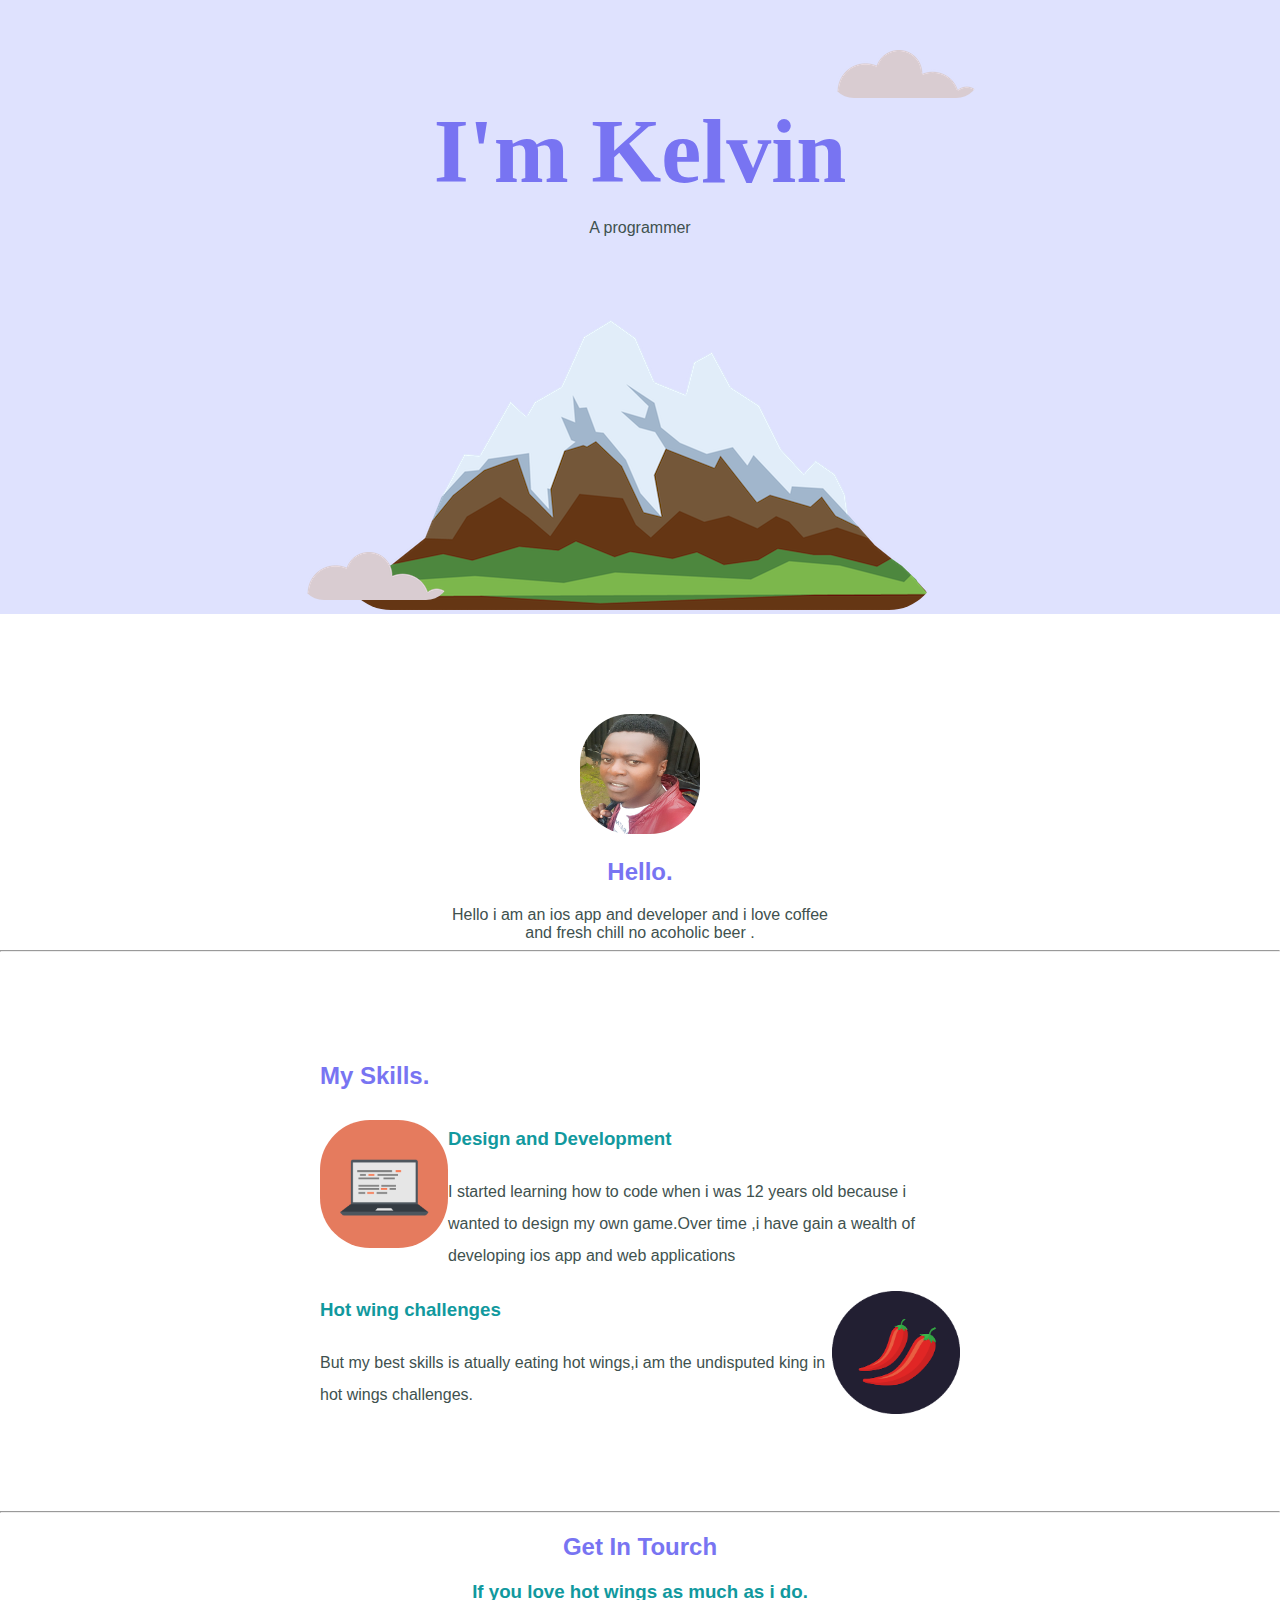
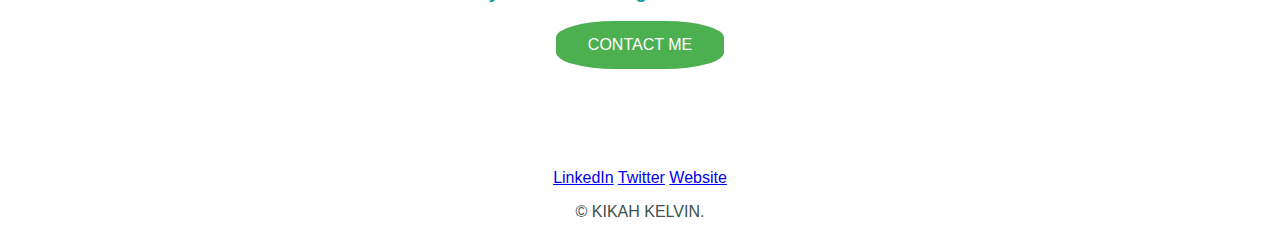
<file: css-my-site/index.html>
<!DOCTYPE html>
<html lang="en" dir="ltr">
  <head>
    <meta charset="utf-8">
    <title>kelvin</title>
    <link rel="stylesheet" href="css\style.css">
  </head>
  <body>
    <div class="top-container">
    <img class="top-cloud" src="images/cloud.png" alt="cloud">

<h1>I'm Kelvin</h1>
<p>A programmer</p>
<img  class="buttom-cloud"src="images/cloud.png" alt="cloud">
<img src="images/mountain.png" alt="mountain">
</div>
<div class="middle-container">
  <div class="profile">
    <img src="images/pic.jpg" width="120px" height="120px"alt="kelvin profile">
    <h2>Hello.</h2>
    <p class="intro">Hello i am an ios app and developer and i love coffee and fresh chill no acoholic beer .</p>
  </div>
  <hr>
  <div class="skills">
    <h2>My Skills.</h2>
    <div class="skill-row">
      <img class="im" src="images/computer.png" alt="computer">
      <h3>Design and Development</h3>
      <p>I started learning how to code when i was 12 years old because i wanted to design my own game.Over time ,i have gain a wealth of developing ios app and web applications</p>
    </div>
    <div class="skill-row">

      <img class="im1" src="images/chillies.png" alt="chilleis">
      <h3>Hot wing challenges</h3>
      <p>But my best skills is atually eating hot wings,i am the undisputed king in hot wings challenges.</p>
    </div>
  </div>
  <hr>
  <div class="contact-me">
    <h2>Get In Tourch</h2>
    <h3>If you love hot wings as much as i do.</h3>
    <a class="btn" href="kikahkelvin55@email.com">CONTACT ME</a>
  </div>
</div>


<div class="bottom-container">
  <a class="footer-link" href="https://github.com/kikahKelvin">LinkedIn</a>
  <a class="footer-link" href="https://github.com/kikahKelvin">Twitter</a>
  <a class="footer-link" href="https://github.com/kikahKelvin">Website</a>
  <p>© KIKAH KELVIN.</p>
</div>


  </body>
</html>
</file>
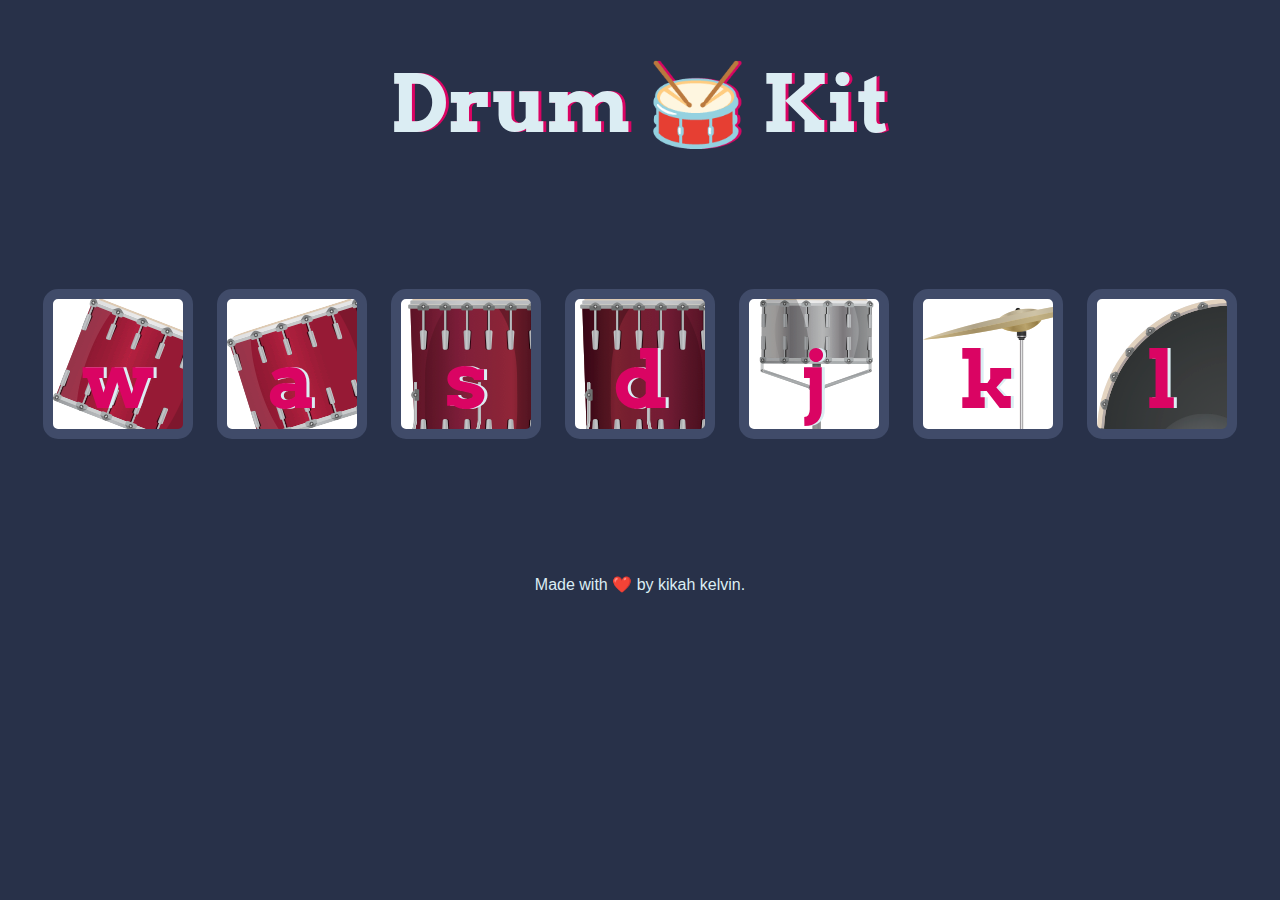
<file: Drum Kit Completed/index.html>
<!DOCTYPE html>
<html lang="en" dir="ltr">

<head>
  <meta charset="utf-8">
  <title>Drum Kit</title>
  <link rel="stylesheet" href="styles.css">
  <link href="https://fonts.googleapis.com/css?family=Arvo" rel="stylesheet">
</head>

<body>
  <h1 id="title">Drum 🥁 Kit</h1>
  <div class="set">
    <button class="w drum">w</button>
    <button class="a drum">a</button>
    <button class="s drum">s</button>
    <button class="d drum">d</button>
    <button class="j drum">j</button>
    <button class="k drum">k</button>
    <button class="l drum">l</button>
  </div>


<script src="index.js" charset="utf-8"></script>

<footer>
  Made with ❤️ by kikah kelvin.
</footer>
</body>
</html>
</file>
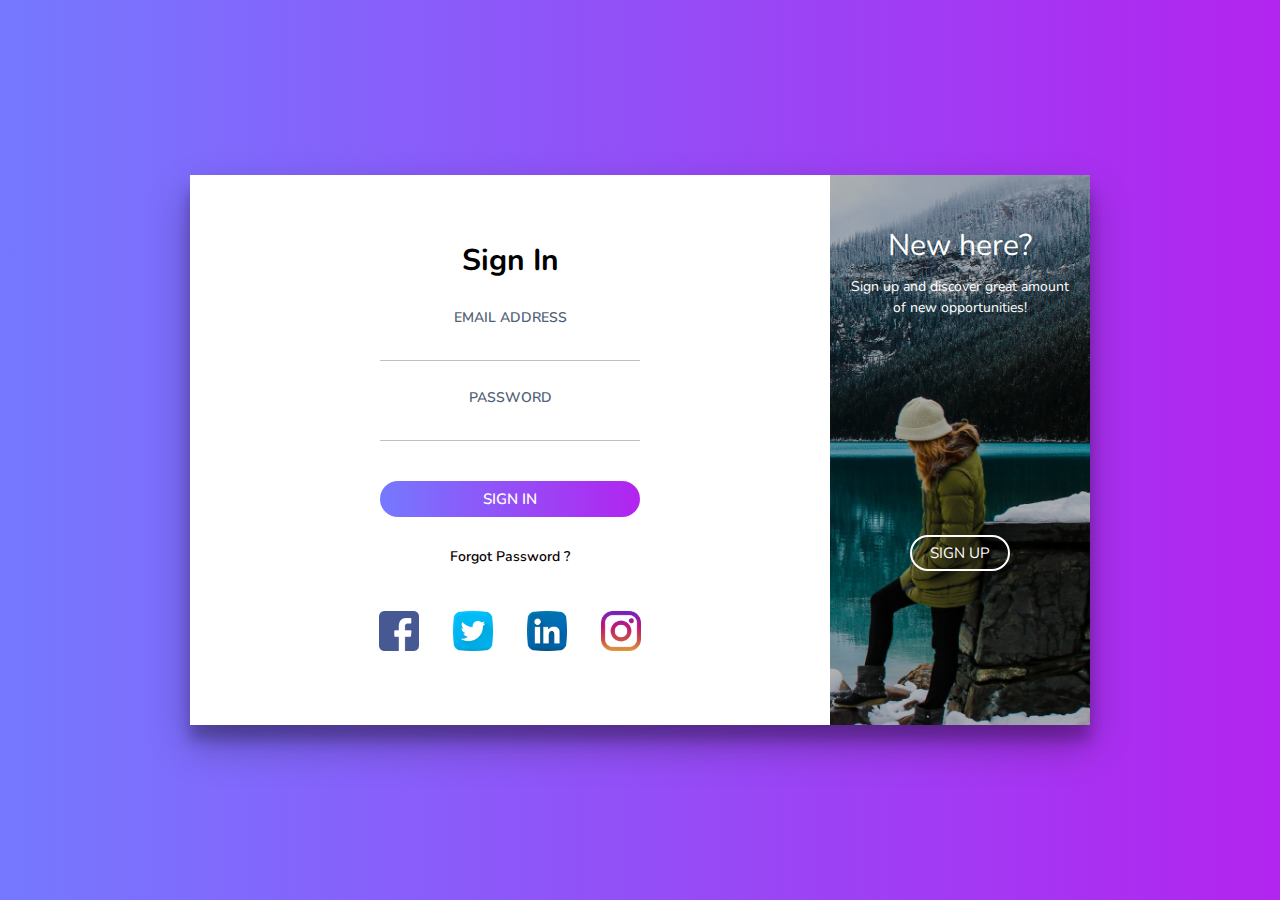
<file: floating-login-signup/index.html>
<!DOCTYPE html>
<html>
<head>
	<title>How to Design Login & Registration Form Transition</title>
	<meta charset="UTF-8">
	<meta name="viewport" content="width=device-width, initial-scale=1">
  <link rel="stylesheet" type="text/css" href="style.css">
  <link href="https://fonts.googleapis.com/css?family=Nunito:400,600,700,800&display=swap" rel="stylesheet">
</head>
<body>
  <div class="cont">
    <div class="form sign-in">
      <h2>Sign In</h2>
      <label>
        <span>Email Address</span>
        <input type="email" name="email">
      </label>
      <label>
        <span>Password</span>
        <input type="password" name="password">
      </label>
      <button class="submit" type="button">Sign In</button>
      <p class="forgot-pass">Forgot Password ?</p>

      <div class="social-media">
        <ul>
          <li><img src="images/facebook.png"></li>
          <li><img src="images/twitter.png"></li>
          <li><img src="images/linkedin.png"></li>
          <li><img src="images/instagram.png"></li>
        </ul>
      </div>
    </div>

    <div class="sub-cont">
      <div class="img">
        <div class="img-text m-up">
          <h2>New here?</h2>
          <p>Sign up and discover great amount of new opportunities!</p>
        </div>
        <div class="img-text m-in">
          <h2>One of us?</h2>
          <p>If you already has an account, just sign in. We've missed you!</p>
        </div>
        <div class="img-btn">
          <span class="m-up">Sign Up</span>
          <span class="m-in">Sign In</span>
        </div>
      </div>
      <div class="form sign-up">
        <h2>Sign Up</h2>
        <label>
          <span>Name</span>
          <input type="text">
        </label>
        <label>
          <span>Email</span>
          <input type="email">
        </label>
        <label>
          <span>Password</span>
          <input type="password">
        </label>
        <label>
          <span>Confirm Password</span>
          <input type="password">
        </label>
        <button type="button" class="submit">Sign Up Now</button>
      </div>
    </div>
  </div>
<script type="text/javascript" src="script.js"></script>
</body>
</html>
</file>
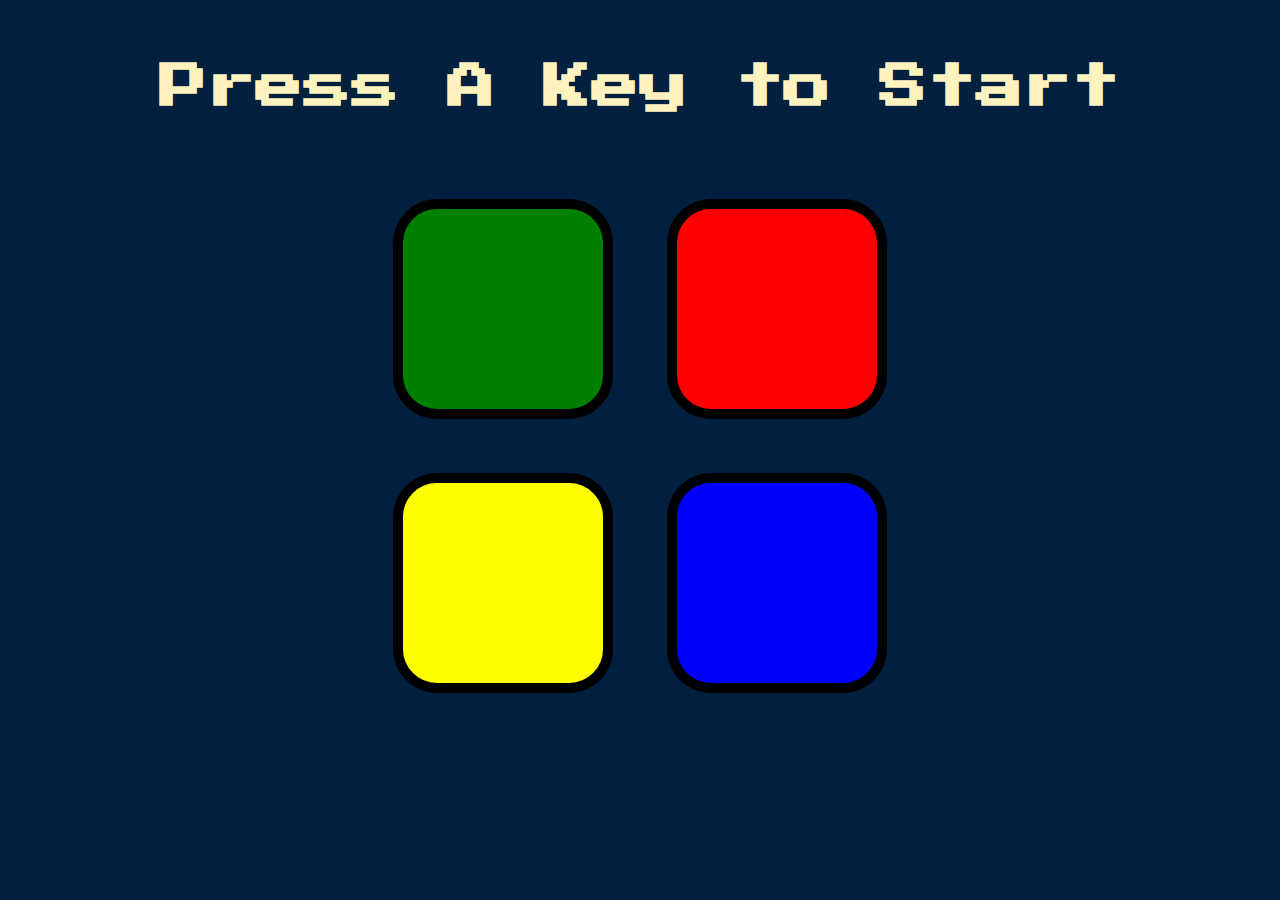
<file: Simon Game Challenge Completed/index.html>
<!DOCTYPE html>
<html lang="en" dir="ltr">

<head>
  <meta charset="utf-8">
  <title>Simon</title>
  <link rel="stylesheet" href="styles.css">
  <link href="https://fonts.googleapis.com/css?family=Press+Start+2P" rel="stylesheet">
</head>

<body>
  <h1 id="level-title">Press A Key to Start</h1>
  <div class="container">
    <div lass="row">

      <div type="button" id="green" class="btn green">

      </div>

      <div type="button" id="red" class="btn red">

      </div>
    </div>

    <div class="row">

      <div type="button" id="yellow" class="btn yellow">

      </div>
      <div type="button" id="blue" class="btn blue">

      </div>

    </div>

  </div>

  <script src="https://ajax.googleapis.com/ajax/libs/jquery/3.3.1/jquery.min.js"></script>
  <script src="game.js" charset="utf-8"></script>

</body>

</html>
</file>
<file: Drum Kit Completed/styles.css>
body {
  text-align: center;
  background-color: #283149;
}

h1 {
  font-size: 5rem;
  color: #DBEDF3;
  font-family: "Arvo", cursive;
  text-shadow: 3px 0 #DA0463;

}

footer {
  color: #DBEDF3;
  font-family: sans-serif;
}

.w {
  background-image: url("images/tom1.png");
}

.a {
  background-image: url("images/tom2.png");
}

.s {
  background-image: url("images/tom3.png");
}

.d {
  background-image: url("images/tom4.png");
}

.j {
  background-image: url("images/snare.png");
}

.k {
  background-image: url("images/crash.png");
}

.l {
  background-image: url("images/kick.png");
}

.set {
  margin: 10% auto;
}

.pressed {
  box-shadow: 0 3px 4px 0 #DBEDF3;
  opacity: 0.5;
}

.red {
  color: red;
}

.drum {
  outline: none;
  border: 10px solid #404B69;
  font-size: 5rem;
  font-family: 'Arvo', cursive;
  line-height: 2;
  font-weight: 900;
  color: #DA0463;
  text-shadow: 3px 0 #DBEDF3;
  border-radius: 15px;
  display: inline-block;
  width: 150px;
  height: 150px;
  text-align: center;
  margin: 10px;
  background-color: white;
}
</file>
<file: floating-login-signup/style.css>
*, *:before, *:after{
  margin: 0;
  padding: 0;
  box-sizing: border-box;
  font-family: 'Nunito', sans-serif;
}

body{
  width: 100%;
  height: 100vh;
  display: flex;
  justify-content: center;
  align-items: center;
  background: -webkit-linear-gradient(left, #7579ff, #b224ef);
  font-family: 'Nunito', sans-serif;
}

input, button{
  border:none;
  outline: none;
  background: none;
}

.cont{
  overflow: hidden;
  position: relative;
  width: 900px;
  height: 550px;
  background: #fff;
  box-shadow: 0 19px 38px rgba(0, 0, 0, 0.30), 0 15px 12px rgba(0, 0, 0, 0.22);
}

.form{
  position: relative;
  width: 640px;
  height: 100%;
  padding: 50px 30px;
  -webkit-transition:-webkit-transform 1.2s ease-in-out;
  transition: -webkit-transform 1.2s ease-in-out;
  transition: transform 1.2s ease-in-out;
  transition: transform 1.2s ease-in-out, -webkit-transform 1.2s ease-in-out;
}

h2{
  width: 100%;
  font-size: 30px;
  text-align: center;
}

label{
  display: block;
  width: 260px;
  margin: 25px auto 0;
  text-align: center;
}

label span{
  font-size: 14px;
  font-weight: 600;
  color: #505f75;
  text-transform: uppercase;
}

input{
  display: block;
  width: 100%;
  margin-top: 5px;
  font-size: 16px;
  padding-bottom: 5px;
  border-bottom: 1px solid rgba(109, 93, 93, 0.4);
  text-align: center;
  font-family: 'Nunito', sans-serif; 
}

button{
  display: block;
  margin: 0 auto;
  width: 260px;
  height: 36px;
  border-radius: 30px;
  color: #fff;
  font-size: 15px;
  cursor: pointer;
}

.submit{
  margin-top: 40px;
  margin-bottom: 30px;
  text-transform: uppercase;
  font-weight: 600;
  font-family: 'Nunito', sans-serif;
  background: -webkit-linear-gradient(left, #7579ff, #b224ef);
}

.submit:hover{
  background: -webkit-linear-gradient(left, #b224ef, #7579ff);
}

.forgot-pass{
  margin-top: 15px;
  text-align: center;
  font-size: 14px;
  font-weight: 600;
  color: #0c0101;
  cursor: pointer;
}

.forgot-pass:hover{
  color: red;
}

.social-media{
  width: 100%;
  text-align: center;
  margin-top: 20px;
}

.social-media ul{
  list-style: none;
}

.social-media ul li{
  display: inline-block;
  cursor: pointer;
  margin: 25px 15px;
}

.social-media img{
  width: 40px;
  height: 40px;
}

.sub-cont{
  overflow: hidden;
  position: absolute;
  left: 640px;
  top: 0;
  width: 900px;
  height: 100%;
  padding-left: 260px;
  background: #fff;
  -webkit-transition: -webkit-transform 1.2s ease-in-out;
  transition: -webkit-transform 1.2s ease-in-out;
  transition: transform 1.2s ease-in-out;
}

.cont.s-signup .sub-cont{
  -webkit-transform:translate3d(-640px, 0, 0);
          transform:translate3d(-640px, 0, 0);
}

.img{
  overflow: hidden;
  z-index: 2;
  position: absolute;
  left: 0;
  top: 0;
  width: 260px;
  height: 100%;
  padding-top: 360px;
}

.img:before{
  content: '';
  position: absolute;
  right: 0;
  top: 0;
  width: 900px;
  height: 100%;
  background-image: url(images/bg.jpg);
  background-size: cover;
  transition: -webkit-transform 1.2s ease-in-out;
  transition: transform 1.2s ease-in-out, -webkit-transform 1.2s ease-in-out;
}

.img:after{
  content: '';
  position: absolute;
  left: 0;
  top: 0;
  width: 100%;
  height: 100%;
  background: rgba(0,0,0,0.3);
}

.cont.s-signup .img:before{
  -webkit-transform:translate3d(640px, 0, 0);
          transform:translate3d(640px, 0, 0);
}

.img-text{
  z-index: 2;
  position: absolute;
  left: 0;
  top: 50px;
  width: 100%;
  padding: 0 20px;
  text-align: center;
  color: #fff;
  -webkit-transition:-webkit-transform 1.2s ease-in-out;
  transition: -webkit-transform 1.2s ease-in-out;
  transition: transform 1.2s ease-in-out, -webkit-transform 1.2s ease-in-out;
}

.img-text h2{
  margin-bottom: 10px;
  font-weight: normal;
}

.img-text p{
  font-size: 14px;
  line-height: 1.5;
}

.cont.s-signup .img-text.m-up{
  -webkit-transform:translateX(520px);
          transform:translateX(520px);
}

.img-text.m-in{
  -webkit-transform:translateX(-520px);
          transform:translateX(-520px);
}

.cont.s-signup .img-text.m-in{
  -webkit-transform:translateX(0);
          transform:translateX(0);
}


.sign-in{
  padding-top: 65px;
  -webkit-transition-timing-function:ease-out;
          transition-timing-function:ease-out;
}

.cont.s-signup .sign-in{
  -webkit-transition-timing-function:ease-in-out;
          transition-timing-function:ease-in-out;
  -webkit-transition-duration:1.2s;
          transition-duration:1.2s; 
  -webkit-transform:translate3d(640px, 0, 0);
          transform:translate3d(640px, 0, 0);
}

.img-btn{
  overflow: hidden;
  z-index: 2;
  position: relative;
  width: 100px;
  height: 36px;
  margin: 0 auto;
  background: transparent;
  color: #fff;
  text-transform: uppercase;
  font-size: 15px;
  cursor: pointer;
}

.img-btn:after{
  content: '';
  z-index: 2;
  position: absolute;
  left: 0;
  top: 0;
  width: 100%;
  height: 100%;
  border: 2px solid #fff;
  border-radius: 30px;
}

.img-btn span{
  position: absolute;
  left: 0;
  top: 0;
  display: -webkit-box;
  display: flex;
  -webkit-box-pack:center;
  justify-content: center;
  align-items: center;
  width: 100%;
  height: 100%;
  -webkit-transition:-webkit-transform 1.2s;
  transition: -webkit-transform 1.2s;
  transition: transform 1.2s;
  transition: transform 1.2s, -webkit-transform 1.2s;;
}

.img-btn span.m-in{
  -webkit-transform:translateY(-72px);
          transform:translateY(-72px);
}

.cont.s-signup .img-btn span.m-in{
  -webkit-transform:translateY(0);
          transform:translateY(0);
}

.cont.s-signup .img-btn span.m-up{
  -webkit-transform:translateY(72px);
          transform:translateY(72px);
}

.sign-up{
  -webkit-transform:translate3d(-900px, 0, 0);
          transform:translate3d(-900px, 0, 0);
}

.cont.s-signup .sign-up{
  -webkit-transform:translate3d(0, 0, 0);
          transform:translate3d(0, 0, 0);
}
</file>
<file: Simon Game Challenge Completed/styles.css>
body {
  text-align: center;
  background-color: #011F3F;
}

#level-title {
  font-family: 'Press Start 2P', cursive;
  font-size: 3rem;
  margin:  5%;
  color: #FEF2BF;
}

.container {
  display: block;
  width: 50%;
  margin: auto;

}

.btn {
  margin: 25px;
  display: inline-block;
  height: 200px;
  width: 200px;
  border: 10px solid black;
  border-radius: 20%;
}

.game-over {
  background-color: red;
  opacity: 0.8;
}

.red {
  background-color: red;
}

.green {
  background-color: green;
}

.blue {
  background-color: blue;
}

.yellow {
  background-color: yellow;
}

.pressed {
  box-shadow: 0 0 20px white;
  background-color: grey;
}
</file>
